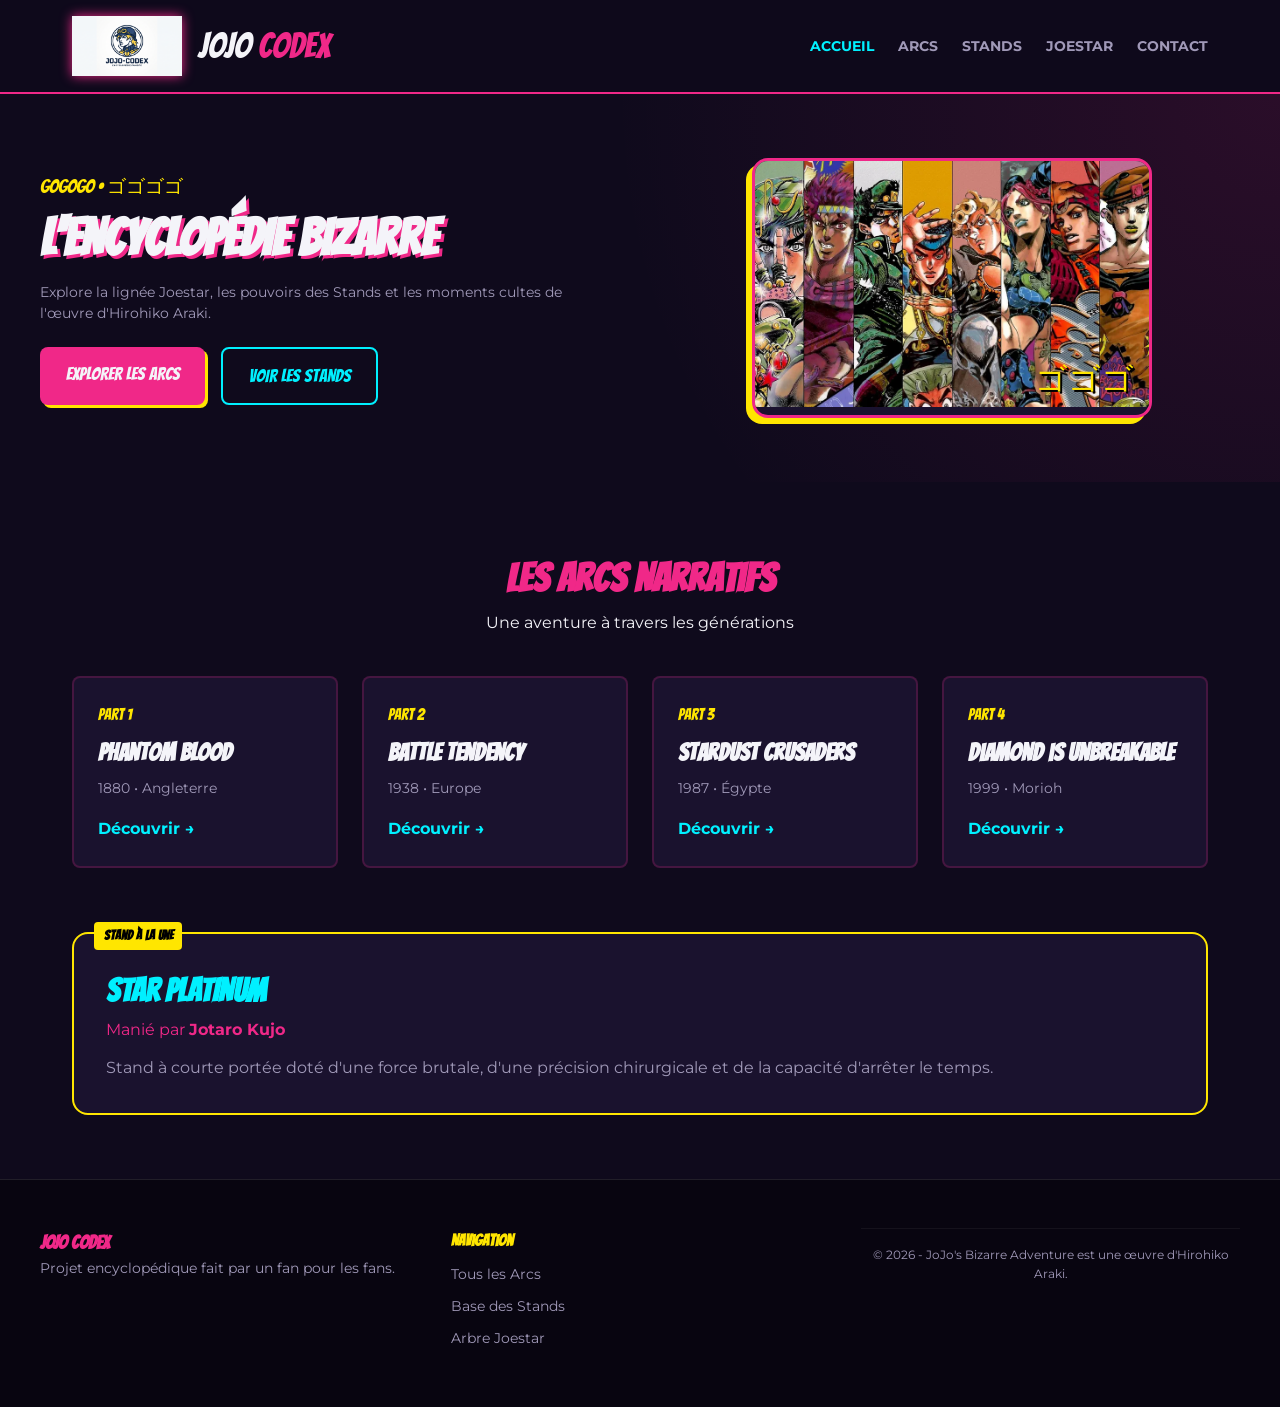
<file: index.html>
<!DOCTYPE html>
<html lang="fr">
<head>
  <meta charset="UTF-8">
  <meta name="viewport" content="width=device-width, initial-scale=1.0">
  <title>JoJo Codex | L'encyclopédie Bizarre</title>
  
  <!-- Favicon -->
  <link rel="icon" type="image/png" href="assets/images/ui/diego-favicon.jpg">

  <!-- CSS -->
  <link rel="stylesheet" href="css/main.css">
  
  <!-- Google Fonts -->
  <link rel="preconnect" href="https://fonts.googleapis.com">
  <link rel="preconnect" href="https://fonts.gstatic.com" crossorigin>
  <link href="https://fonts.googleapis.com/css2?family=Bangers&family=Montserrat:wght@400;600;700;900&display=swap" rel="stylesheet">
</head>
<body>

  <!-- EN-TÊTE -->
  <header class="site-header">
    <div class="header-container">
      
      <a href="index.html" class="logo">
        <img src="assets/images/ui/logo-diego-brando.jpg" alt="Logo JoJo Codex" class="logo-img">
        <span class="logo-txt">JOJO <span>CODEX</span></span>
      </a>

      <nav class="main-nav">
        <ul>
          <li><a href="index.html" class="active">Accueil</a></li>
          <li><a href="parts.html">Arcs</a></li>
          <li><a href="stands.html">Stands</a></li>
          <li><a href="characters.html">Joestar</a></li>
          <li><a href="contact.html">Contact</a></li>
        </ul>
      </nav>

    </div>
  </header>

  <!-- CONTENU PRINCIPAL -->
  <main>

    <!-- SECTION HERO -->
    <section class="hero-section">
      <div class="hero-container">
        
        <div class="hero-content">
          <p class="tagline">GOGOGO • ゴゴゴゴ</p>
          <h1>L'ENCYCLOPÉDIE BIZARRE</h1>
          <p class="description">
            Explore la lignée Joestar, les pouvoirs des Stands et les moments cultes de l'œuvre d'Hirohiko Araki.
          </p>

          <div class="hero-buttons">
            <a href="parts.html" class="btn btn-primary">Explorer les Arcs</a>
            <a href="stands.html" class="btn btn-secondary">Voir les Stands</a>
          </div>
        </div>

        <div class="hero-visual">
          <div class="frame-manga">
            <img src="assets/images/ui/jjba-prota-home.webp" alt="Protagonistes JoJo">
            <span class="menacing-overlay">ゴゴゴ</span>
          </div>
        </div>

      </div>
    </section>

    <!-- SECTION ARCS -->
    <section class="parts-preview">
      <div class="section-container">
        
        <div class="section-title">
          <h2>Les Arcs Narratifs</h2>
          <p>Une aventure à travers les générations</p>
        </div>

        <div class="parts-grid">
          <article class="part-card">
            <span class="part-number">Part 1</span>
            <h3>Phantom Blood</h3>
            <p class="part-era">1880 • Angleterre</p>
            <a href="parts.html#part1" class="card-link">Découvrir →</a>
          </article>

          <article class="part-card">
            <span class="part-number">Part 2</span>
            <h3>Battle Tendency</h3>
            <p class="part-era">1938 • Europe</p>
            <a href="parts.html#part2" class="card-link">Découvrir →</a>
          </article>

          <article class="part-card">
            <span class="part-number">Part 3</span>
            <h3>Stardust Crusaders</h3>
            <p class="part-era">1987 • Égypte</p>
            <a href="parts.html#part3" class="card-link">Découvrir →</a>
          </article>

          <article class="part-card">
            <span class="part-number">Part 4</span>
            <h3>Diamond is Unbreakable</h3>
            <p class="part-era">1999 • Morioh</p>
            <a href="parts.html#part4" class="card-link">Découvrir →</a>
          </article>
        </div>

      </div>
    </section>

    <!-- SECTION STAND FOCUS -->
    <section class="featured-stand">
      <div class="featured-container">
        <aside class="badge">Stand à la une</aside>
        <div class="featured-info">
          <h2>STAR PLATINUM</h2>
          <p class="stand-user">Manié par <strong>Jotaro Kujo</strong></p>
          <p class="stand-desc">
            Stand à courte portée doté d'une force brutale, d'une précision chirurgicale et de la capacité d'arrêter le temps.
          </p>
        </div>
      </div>
    </section>

  </main>

  <!-- PIED DE PAGE -->
  <footer class="site-footer">
    <div class="footer-container">
      
      <div class="footer-brand">
        <h3>JOJO CODEX</h3>
        <p>Projet encyclopédique fait par un fan pour les fans.</p>
      </div>

      <div class="footer-links">
        <h4>Navigation</h4>
        <ul>
          <li><a href="parts.html">Tous les Arcs</a></li>
          <li><a href="stands.html">Base des Stands</a></li>
          <li><a href="characters.html">Arbre Joestar</a></li>
        </ul>
      </div>

      <div class="footer-legal">
        <p>&copy; 2026 - JoJo's Bizarre Adventure est une œuvre d'Hirohiko Araki.</p>
      </div>

    </div>
  </footer>

</body>
</html>
</file>
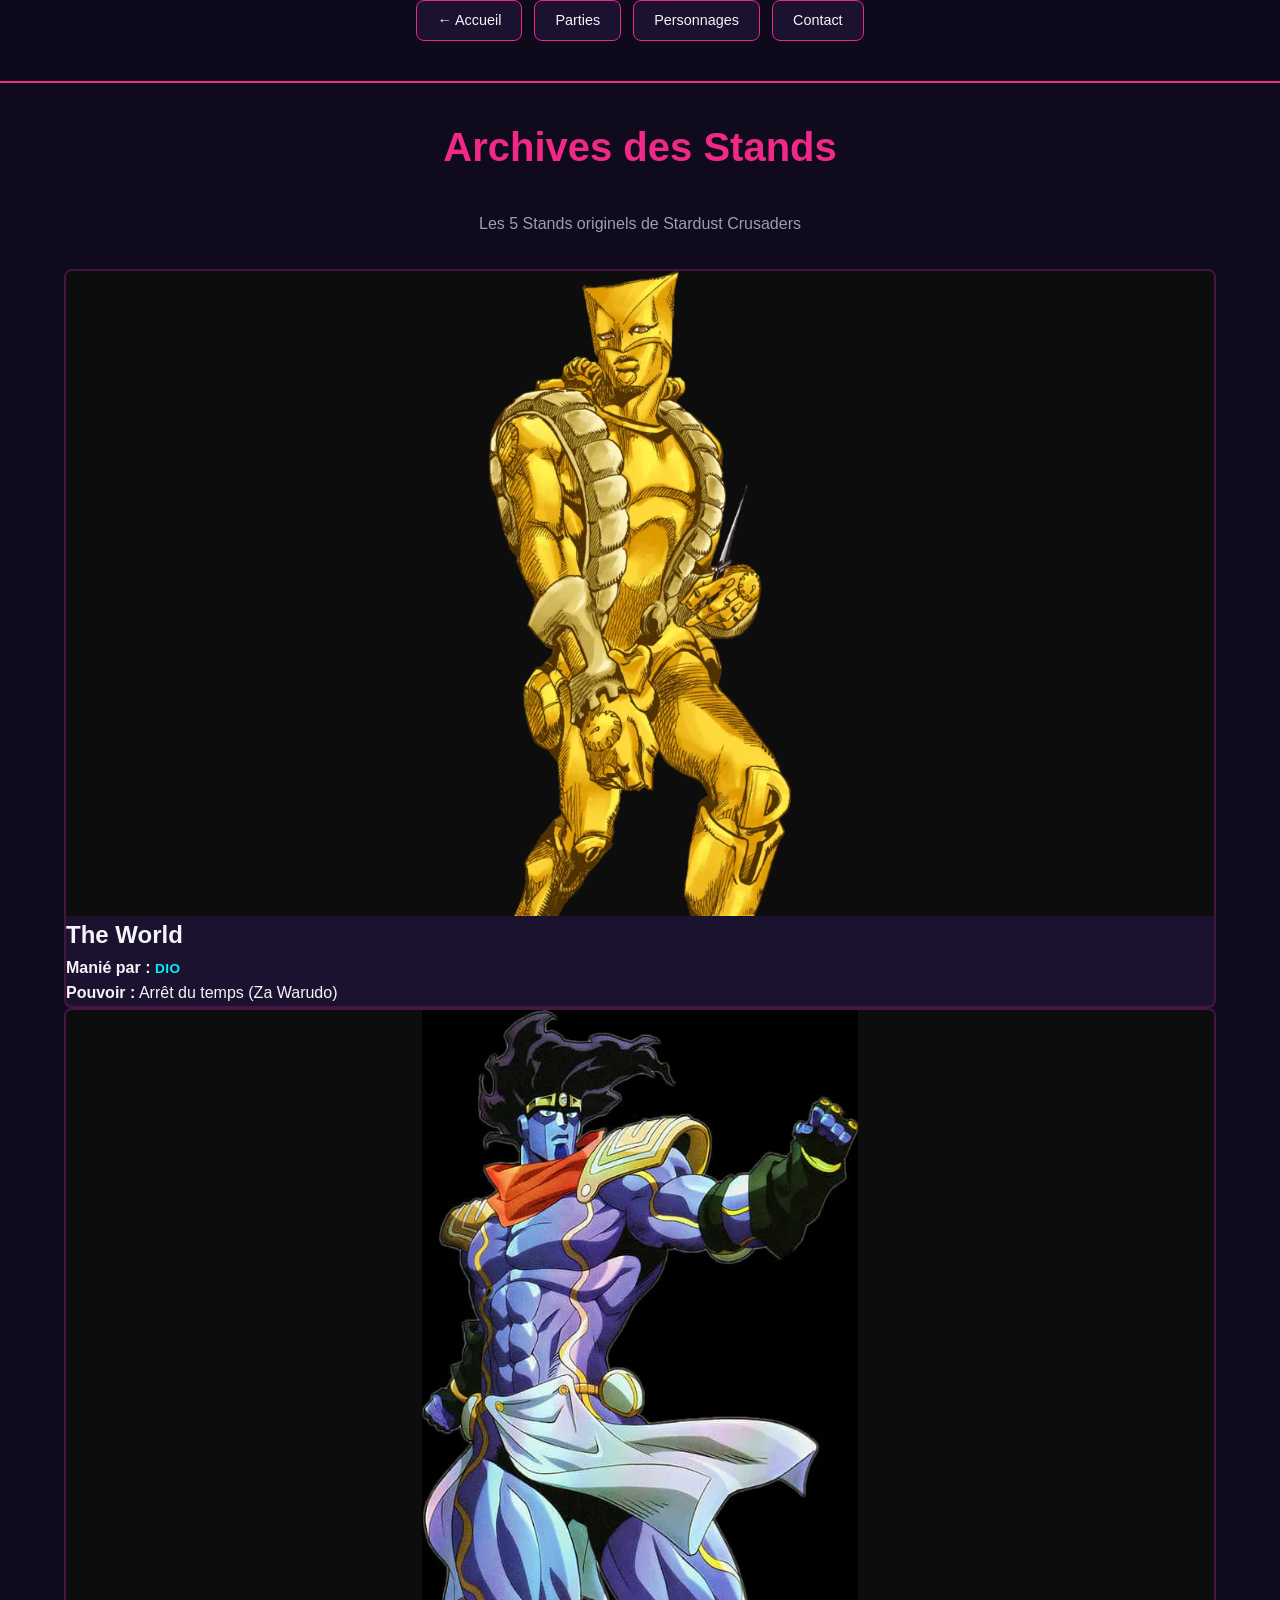
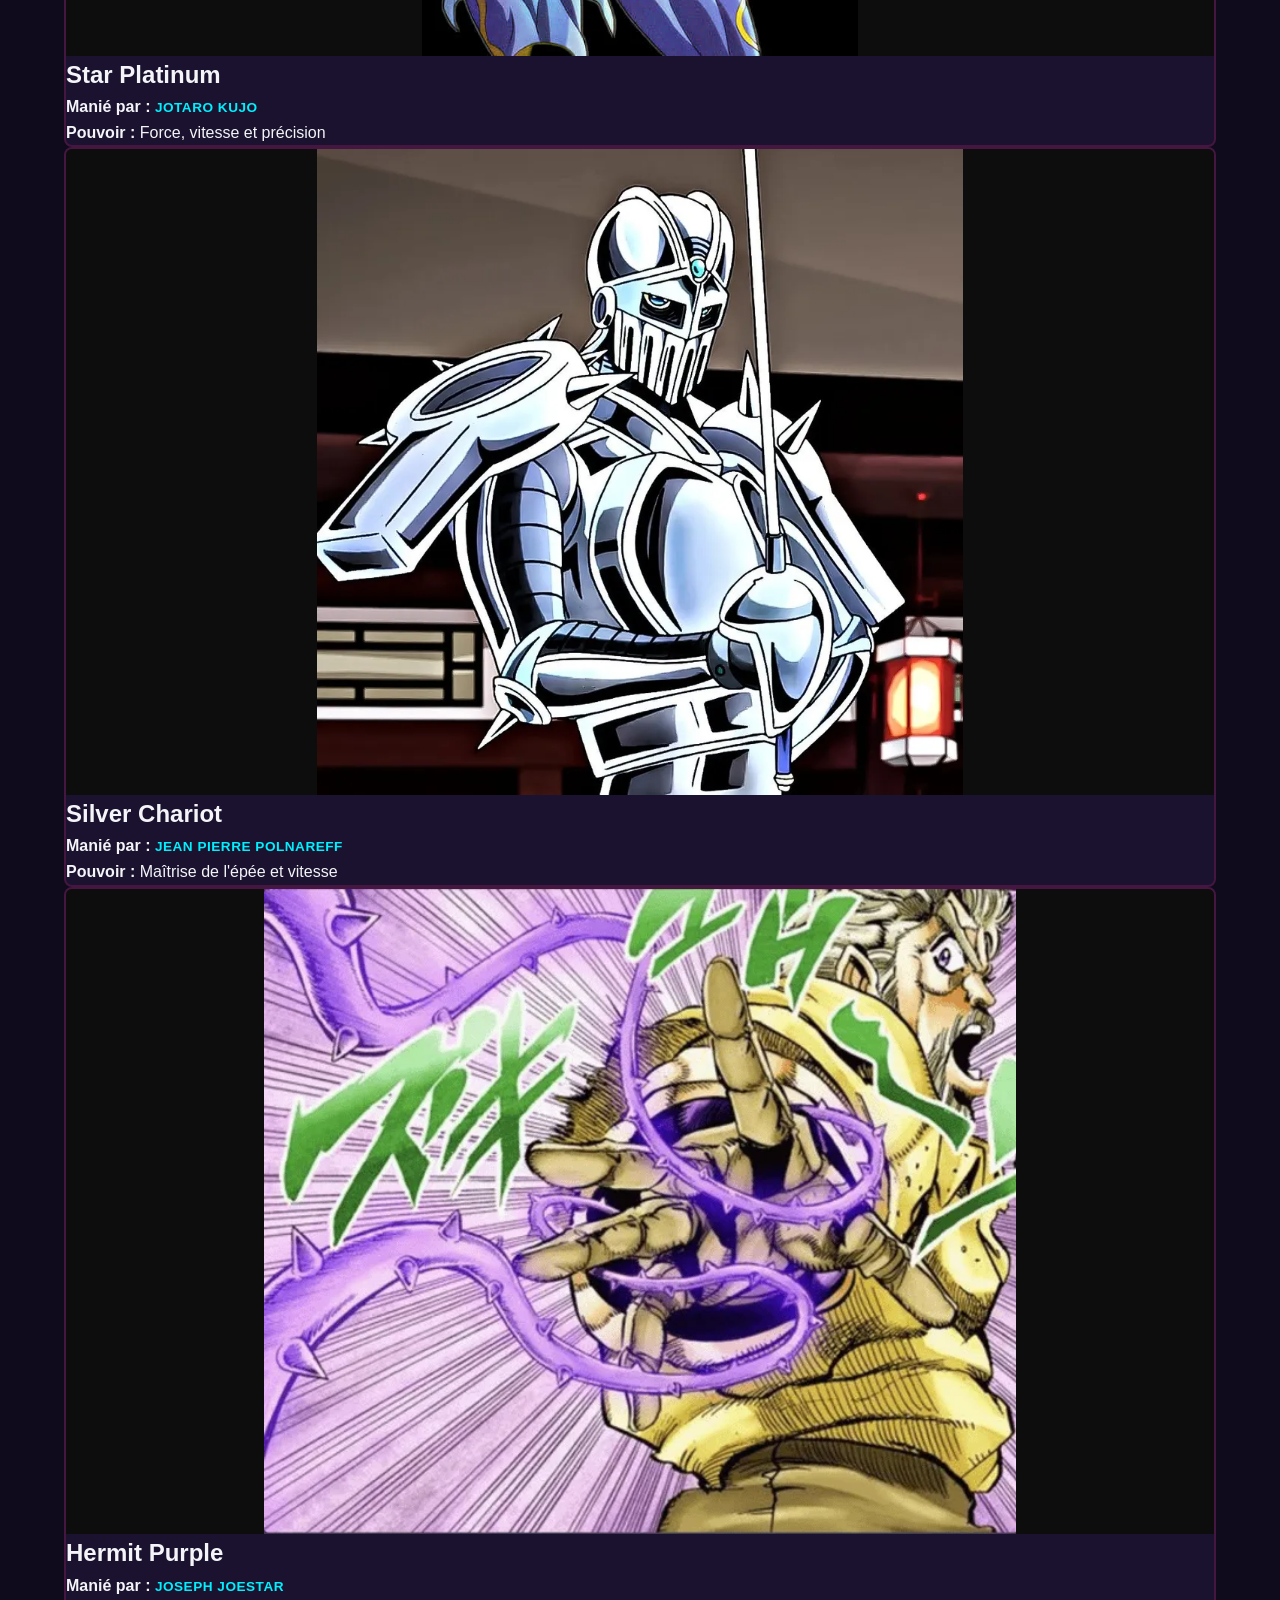
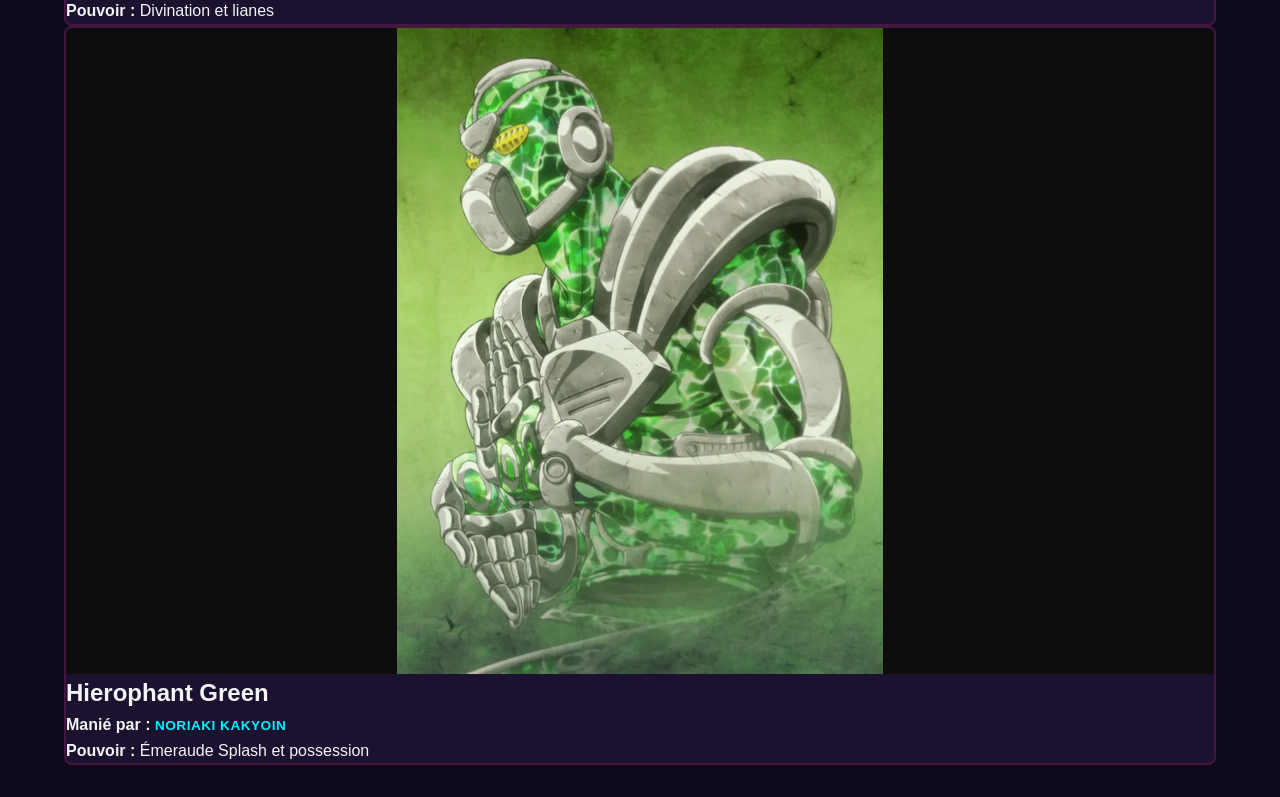
<file: stands.html>
<!DOCTYPE html>
<html lang="fr">
<head>
  <meta charset="UTF-8">
  <title>Archives des Stands</title>
  <!-- 1. Charge tes variables, ton fond et tes polices globales -->
  <link rel="stylesheet" href="css/main.css">
  <!-- 2. Charge la structure des cartes que je t'ai donnée -->
  <link rel="stylesheet" href="css/pages/_stands.css">
</head>
<body>

  <header class="site-header">
    <nav class="filter-bar">
      <a href="index.html" class="filter-btn">← Accueil</a>
      <a href="#" class="filter-btn">Parties</a>
      <a href="#" class="filter-btn">Personnages</a>
      <a href="#" class="filter-btn">Contact</a>
    </nav>
  </header>

  <main class="characters-container">
    <h1 class="page-title">Archives des Stands</h1>
    <p style="text-align: center; color: var(--color-text-muted); margin-bottom: 2rem;">Les 5 Stands originels de Stardust Crusaders</p>

    <div class="stand-gallery">

      <article class="stand-card">
        <div class="stand-image-wrapper">
          <!-- Vérifie le dossier exact de tes images, c'est pour ça qu'elles ne s'affichent pas -->
          <img src="assets/images/stands/theworld.webp" alt="The World">
        </div>
        <div class="stand-info">
          <h2 class="stand-name">The World</h2>
          <p class="stand-details"><strong>Manié par :</strong> <span class="role-tag">DIO</span></p>
          <p class="stand-details"><strong>Pouvoir :</strong> Arrêt du temps (Za Warudo)</p>
        </div>
      </article>

      <article class="stand-card">
        <div class="stand-image-wrapper">
          <img src="assets/images/stands/starplat.webp" alt="Star Platinum">
        </div>
        <div class="stand-info">
          <h2 class="stand-name">Star Platinum</h2>
          <p class="stand-details"><strong>Manié par :</strong> <span class="role-tag">Jotaro Kujo</span></p>
          <p class="stand-details"><strong>Pouvoir :</strong> Force, vitesse et précision</p>
        </div>
      </article>

      <article class="stand-card">
        <div class="stand-image-wrapper">
          <img src="assets/images/stands/silver.webp" alt="Silver Chariot">
        </div>
        <div class="stand-info">
          <h2 class="stand-name">Silver Chariot</h2>
          <p class="stand-details"><strong>Manié par :</strong> <span class="role-tag">Jean Pierre Polnareff</span></p>
          <p class="stand-details"><strong>Pouvoir :</strong> Maîtrise de l'épée et vitesse</p>
        </div>
      </article>

      <article class="stand-card">
        <div class="stand-image-wrapper">
          <img src="assets/images/stands/hermit.webp" alt="Hermit Purple">
        </div>
        <div class="stand-info">
          <h2 class="stand-name">Hermit Purple</h2>
          <p class="stand-details"><strong>Manié par :</strong> <span class="role-tag">Joseph Joestar</span></p>
          <p class="stand-details"><strong>Pouvoir :</strong> Divination et lianes</p>
        </div>
      </article>

      <article class="stand-card">
        <div class="stand-image-wrapper">
          <img src="assets/images/stands/hierophant.webp" alt="Hierophant Green">
        </div>
        <div class="stand-info">
          <h2 class="stand-name">Hierophant Green</h2>
          <p class="stand-details"><strong>Manié par :</strong> <span class="role-tag">Noriaki Kakyoin</span></p>
          <p class="stand-details"><strong>Pouvoir :</strong> Émeraude Splash et possession</p>
        </div>
      </article>

    </div>
  </main>

</body>
</html>
</file>
<file: css/main.css>
/* BASE */
@import 'base/_variables.css';
@import 'base/_reset.css';

/* COMPONENTS */
@import 'components/_nav.css';
@import 'components/_buttons.css';
@import 'components/_cards.css';
@import 'components/_footer.css';

/* PAGES */
@import 'pages/_home.css';
</file>
<file: css/pages/_stands.css>
/* Grille des Arcs */
.parts-preview {
  padding: 4rem 2rem;
  max-width: 1200px;
  margin: 0 auto;
}

.section-title {
  text-align: center;
  margin-bottom: 2.5rem;
}

.section-title h2 {
  font-family: var(--font-heading);
  font-size: 2.5rem;
  color: var(--color-primary);
}

.parts-grid {
  display: grid;
  grid-template-columns: repeat(auto-fit, minmax(220px, 1fr));
  gap: 1.5rem;
}

.part-card {
  background-color: var(--color-surface);
  border: 2px solid rgba(240, 40, 136, 0.2);
  border-radius: var(--radius-sm);
  padding: 1.5rem;
  transition: var(--transition);
}

.part-card:hover {
  transform: translateY(-4px);
  border-color: var(--color-secondary);
}

.part-number {
  font-family: var(--font-heading);
  color: var(--color-accent);
}

.part-card h3 {
  font-family: var(--font-heading);
  font-size: 1.5rem;
  margin: 0.4rem 0;
}

.part-era {
  color: var(--color-text-muted);
  font-size: 0.85rem;
  margin-bottom: 1rem;
}

.card-link {
  color: var(--color-secondary);
  font-weight: 700;
}

/* Stand Focus */
.featured-stand {
  max-width: 1200px;
  margin: 0 auto 4rem;
  padding: 0 2rem;
}

.featured-container {
  background-color: var(--color-surface);
  border: 2px solid var(--color-accent);
  border-radius: var(--radius-lg);
  padding: 2rem;
  position: relative;
}



.featured-info h2 {
  font-family: var(--font-heading);
  font-size: 2rem;
  color: var(--color-secondary);
}

.stand-user {
  color: var(--color-primary);
  margin-bottom: 0.8rem;
}

.stand-desc {
  color: var(--color-text-muted);
}
/* Badge classique (dans une liste ou une carte normale) */
.badge {
  display: inline-block;
  padding: 0.25rem 0.6rem;
  font-size: 0.8rem;
  font-weight: 600;
  border-radius: 4px;
  background-color: var(--color-primary, #6b21a8);
  color: #ffffff;
  margin-bottom: 0.5rem;
}

/* Badge spécial pour l'encadré Featured Stand */
.featured-container .badge {
  position: absolute;
  top: -12px;
  left: 20px;
  background-color: var(--color-accent);
  color: #000;
  font-family: var(--font-heading);
  margin-bottom: 0;
}

/* Variantes de couleurs pour les parties */
.badge.part-7 {
  background-color: #d97706;
}

.badge.part-3 {
  background-color: #2563eb;
}
/* Container principal */
.characters-container {
  max-width: 1200px;
  margin: 0 auto;
  padding: 2rem 1.5rem;
}

.page-title {
  text-align: center;
  font-family: var(--font-heading);
  font-size: 2.5rem;
  color: var(--color-primary);
  margin-bottom: 2rem;
}

/* Barre de filtres */
.filter-bar {
  display: flex;
  justify-content: center;
  gap: 0.75rem;
  flex-wrap: wrap;
  margin-bottom: 2.5rem;
}

.filter-btn {
  background-color: var(--color-surface);
  color: var(--color-text);
  border: 1px solid var(--color-primary);
  padding: 0.5rem 1.25rem;
  border-radius: var(--radius-sm);
  cursor: pointer;
  font-family: var(--font-heading);
  font-size: 0.9rem;
  transition: var(--transition);
}

.filter-btn:hover,
.filter-btn.active {
  background-color: var(--color-primary);
  color: #ffffff;
}

/* Grille de cartes */
.cards-grid {
  display: grid;
  grid-template-columns: repeat(auto-fill, minmax(260px, 1fr));
  gap: 1.5rem;
}

/* Style de chaque carte */
.card {
  background-color: var(--color-surface);
  border: 2px solid rgba(240, 40, 136, 0.2);
  border-radius: var(--radius-sm);
  overflow: hidden;
  display: flex;
  flex-direction: column;
  transition: var(--transition);
}

.card:hover {
  transform: translateY(-5px);
  border-color: var(--color-secondary);
}

/* Formatage propre des images */
.card-image {
  width: 100%;
  height: 220px;
  overflow: hidden;
  background-color: #111;
}

.card-image img {
  width: 100%;
  height: 100%;
  object-fit: cover;
  transition: transform 0.3s ease;
}

.card:hover .card-image img {
  transform: scale(1.05);
}

/* Contenu textuel de la carte */
.card-content {
  padding: 1.25rem;
  display: flex;
  flex-direction: column;
  gap: 0.4rem;
  flex-grow: 1;
}

.card-content h2 {
  font-family: var(--font-heading);
  font-size: 1.35rem;
  margin-top: 0.2rem;
}

.role-tag {
  font-weight: 700;
  color: var(--color-secondary);
  font-size: 0.85rem;
  text-transform: uppercase;
  letter-spacing: 0.5px;
}

.description {
  color: var(--color-text-muted);
  font-size: 0.9rem;
  line-height: 1.4;
  margin-top: 0.3rem;
}
.stand-card {
  background-color: var(--color-surface);
  border: 2px solid rgba(240, 40, 136, 0.2);
  border-radius: var(--radius-sm);
  overflow: hidden;
  display: flex;
  flex-direction: column;
  height: 100%; /* Force toutes les cartes de la ligne à la même taille */
  transition: var(--transition);
}

.stand-image-wrapper {
  width: 100%;
  aspect-ratio: 16 / 9; /* Remplace par 1/1 pour un format carré, ou 3/4 pour un portrait */
  overflow: hidden;
  background-color: #111;
}

.stand-image-wrapper img {
  width: 100%;
  height: 100%;
  object-fit: contain; /* L'image s'affiche en entier, quitte à laisser des bandes noires sur les côtés ou en haut/bas */
  background-color: #0d0d0d; /* Fond assorti au thème si l'image n'occupe pas tout l'espace */
  transition: transform 0.3s ease;
  display: block;
}
</file>
